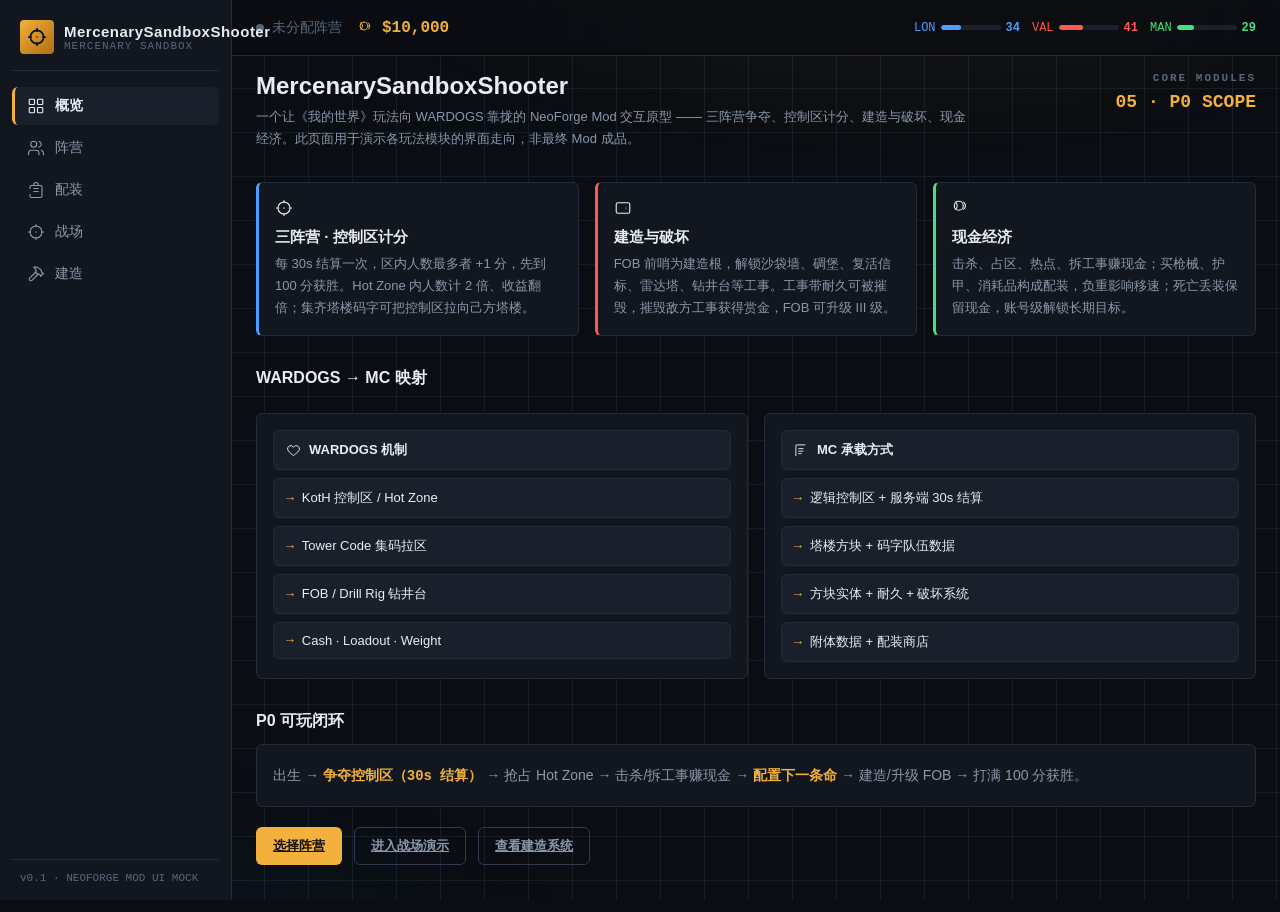
<file: ui-prototype/index.html>
<!DOCTYPE html>
<html lang="zh-CN">
<head>
<meta charset="UTF-8">
<meta name="viewport" content="width=device-width, initial-scale=1.0">
<title>MercenarySandboxShooter · Mod 交互原型</title>
<link rel="stylesheet" href="styles.css">
</head>
<body>

<!-- ===== App Shell：固定侧栏 + 顶栏 + 内容槽（nav 顺序冻结，见 design-contract） ===== -->
<aside class="app-nav">
  <div class="brand">
    <div class="brand-mark">
      <svg viewBox="0 0 24 24" width="20" height="20" fill="none" stroke="currentColor" stroke-width="2" stroke-linecap="round" stroke-linejoin="round"><circle cx="12" cy="12" r="8"/><path d="M12 2v3M12 19v3M2 12h3M19 12h3"/><circle cx="12" cy="12" r="1" fill="currentColor" stroke="none"/></svg>
    </div>
    <div>
      <div class="brand-name">MercenarySandboxShooter</div>
      <div class="brand-sub">MERCENARY SANDBOX</div>
    </div>
  </div>
  <nav class="nav-items">
    <a class="nav-item" data-nav="overview" href="#/overview"><svg viewBox="0 0 24 24" fill="none" stroke="currentColor" stroke-width="1.5" stroke-linecap="round" stroke-linejoin="round"><rect x="3" y="3" width="7" height="7" rx="1"/><rect x="14" y="3" width="7" height="7" rx="1"/><rect x="3" y="14" width="7" height="7" rx="1"/><rect x="14" y="14" width="7" height="7" rx="1"/></svg><span>概览</span></a>
    <a class="nav-item" data-nav="faction" href="#/faction"><svg viewBox="0 0 24 24" fill="none" stroke="currentColor" stroke-width="1.5" stroke-linecap="round" stroke-linejoin="round"><path d="M16 21v-2a4 4 0 0 0-4-4H6a4 4 0 0 0-4 4v2"/><circle cx="9" cy="7" r="4"/><path d="M22 21v-2a4 4 0 0 0-3-3.87"/><path d="M16 3.13a4 4 0 0 1 0 7.75"/></svg><span>阵营</span></a>
    <a class="nav-item" data-nav="loadout" href="#/loadout"><svg viewBox="0 0 24 24" fill="none" stroke="currentColor" stroke-width="1.5" stroke-linecap="round" stroke-linejoin="round"><path d="M4 10V8a2 2 0 0 1 2-2h12a2 2 0 0 1 2 2v12a2 2 0 0 1-2 2H6a2 2 0 0 1-2-2v-2"/><path d="M9 6V5a3 3 0 0 1 6 0v1"/><path d="M9 10h6"/><path d="M9 14h6"/></svg><span>配装</span></a>
    <a class="nav-item" data-nav="battlefield" href="#/battlefield"><svg viewBox="0 0 24 24" fill="none" stroke="currentColor" stroke-width="1.5" stroke-linecap="round" stroke-linejoin="round"><circle cx="12" cy="12" r="8"/><path d="M12 2v3M12 19v3M2 12h3M19 12h3"/><circle cx="12" cy="12" r="1" fill="currentColor" stroke="none"/></svg><span>战场</span></a>
    <a class="nav-item" data-nav="build" href="#/build"><svg viewBox="0 0 24 24" fill="none" stroke="currentColor" stroke-width="1.5" stroke-linecap="round" stroke-linejoin="round"><path d="m15 12-8.4 8.4a1 1 0 1 1-3-3L12 9"/><path d="m18 15 4-4"/><path d="m21.5 11.5-1.9-1.9a2 2 0 0 1-.6-1.4V7l-2.3-2.3a6 6 0 0 0-4.2-1.8L9 2.9l.9.8a6.2 6.2 0 0 1 2.1 4.7V10l2 2h1.2a2 2 0 0 1 1.4.6L18.5 14.5"/></svg><span>建造</span></a>
  </nav>
  <div class="nav-foot">
    <div class="ver">v0.1 · NEOFORGE MOD UI MOCK</div>
  </div>
</aside>

<header class="topbar">
  <div class="tb-faction">
    <span class="dot" id="tbFactionDot"></span>
    <span id="tbFactionName" class="dim">未分配阵营</span>
  </div>
  <div class="tb-cash">
    <svg viewBox="0 0 24 24" width="16" height="16" fill="none" stroke="currentColor" stroke-width="1.5" stroke-linecap="round" stroke-linejoin="round"><circle cx="9" cy="9" r="6"/><path d="M15.5 4.2a6 6 0 0 1 0 9.6M4.5 13.8a6 6 0 0 0 0-9.6"/></svg>
    <span class="mono" id="tbCash">$10,000</span>
  </div>
  <div class="tb-score" id="tbScore"></div>
</header>

<main class="app-content">

  <!-- ================= 概览 ================= -->
  <section class="screen" data-screen="overview" id="scr-overview">
    <div class="hero rise">
      <div>
        <h1 class="page-title">MercenarySandboxShooter</h1>
        <p class="page-sub">一个让《我的世界》玩法向 WARDOGS 靠拢的 NeoForge Mod 交互原型 —— 三阵营争夺、控制区计分、建造与破坏、现金经济。此页面用于演示各玩法模块的界面走向，非最终 Mod 成品。</p>
      </div>
      <div class="tb-cash" style="flex-direction:column; align-items:flex-end;">
        <span class="mono dim" style="font-size:11px; letter-spacing:2px;">CORE MODULES</span>
        <span class="mono" style="font-size:18px;">05 · P0 SCOPE</span>
      </div>
    </div>

    <div class="pillars">
      <div class="card pillar rise">
        <svg viewBox="0 0 24 24" fill="none" stroke="currentColor" stroke-width="1.5" stroke-linecap="round" stroke-linejoin="round"><circle cx="12" cy="12" r="8"/><path d="M12 2v3M12 19v3M2 12h3M19 12h3"/><circle cx="12" cy="12" r="1" fill="currentColor" stroke="none"/></svg>
        <h3>三阵营 · 控制区计分</h3>
        <p>每 30s 结算一次，区内人数最多者 +1 分，先到 100 分获胜。Hot Zone 内人数计 2 倍、收益翻倍；集齐塔楼码字可把控制区拉向己方塔楼。</p>
      </div>
      <div class="card pillar rise">
        <svg viewBox="0 0 24 24" fill="none" stroke="currentColor" stroke-width="1.5" stroke-linecap="round" stroke-linejoin="round"><path d="M3 7a2 2 0 0 1 2-2h14a2 2 0 0 1 2 2v10a2 2 0 0 1-2 2H5a2 2 0 0 1-2-2z"/><path d="M16 12h.01"/></svg>
        <h3>建造与破坏</h3>
        <p>FOB 前哨为建造根，解锁沙袋墙、碉堡、复活信标、雷达塔、钻井台等工事。工事带耐久可被摧毁，摧毁敌方工事获得赏金，FOB 可升级 III 级。</p>
      </div>
      <div class="card pillar rise">
        <svg viewBox="0 0 24 24" fill="none" stroke="currentColor" stroke-width="1.5" stroke-linecap="round" stroke-linejoin="round"><circle cx="9" cy="9" r="6"/><path d="M15.5 4.2a6 6 0 0 1 0 9.6M4.5 13.8a6 6 0 0 0 0-9.6"/></svg>
        <h3>现金经济</h3>
        <p>击杀、占区、热点、拆工事赚现金；买枪械、护甲、消耗品构成配装，负重影响移速；死亡丢装保留现金，账号级解锁长期目标。</p>
      </div>
    </div>

    <h2 class="sec-title rise" style="margin-top:32px;">WARDOGS → MC 映射</h2>
    <div class="map-row rise">
      <div class="card map-cell">
        <div class="src"><svg viewBox="0 0 24 24" width="15" height="15" fill="none" stroke="currentColor" stroke-width="1.5"><path d="M12 20s-7-4.6-9.3-9A5.2 5.2 0 0 1 12 6.6 5.2 5.2 0 0 1 21.3 11C19 15.4 12 20 12 20z"/></svg><b>WARDOGS 机制</b></div>
        <div class="dst"><span class="arrow">→</span> KotH 控制区 / Hot Zone</div>
        <div class="dst"><span class="arrow">→</span> Tower Code 集码拉区</div>
        <div class="dst"><span class="arrow">→</span> FOB / Drill Rig 钻井台</div>
        <div class="dst"><span class="arrow">→</span> Cash · Loadout · Weight</div>
      </div>
      <div class="card map-cell">
        <div class="src"><svg viewBox="0 0 24 24" width="15" height="15" fill="none" stroke="currentColor" stroke-width="1.5"><path d="M3 21V4a1 1 0 0 1 1-1h14"/><path d="M7 9h8M7 13h8M7 17h5"/></svg><b>MC 承载方式</b></div>
        <div class="dst"><span class="arrow">→</span> 逻辑控制区 + 服务端 30s 结算</div>
        <div class="dst"><span class="arrow">→</span> 塔楼方块 + 码字队伍数据</div>
        <div class="dst"><span class="arrow">→</span> 方块实体 + 耐久 + 破坏系统</div>
        <div class="dst"><span class="arrow">→</span> 附体数据 + 配装商店</div>
      </div>
    </div>

    <h2 class="sec-title rise" style="margin-top:32px;">P0 可玩闭环</h2>
    <div class="card rise" style="margin-bottom:8px;">
      <p class="muted" style="line-height:2;">出生 → <b class="mono" style="color:var(--primary)">争夺控制区（30s 结算）</b> → 抢占 Hot Zone → 击杀/拆工事赚现金 → <b class="mono" style="color:var(--primary)">配置下一条命</b> → 建造/升级 FOB → 打满 100 分获胜。</p>
    </div>
    <div class="rise" style="margin-top:20px; display:flex; gap:12px; flex-wrap:wrap;">
      <a class="btn btn-primary" href="#/faction">选择阵营</a>
      <a class="btn btn-ghost" href="#/battlefield">进入战场演示</a>
      <a class="btn btn-ghost" href="#/build">查看建造系统</a>
    </div>
  </section>

  <!-- ================= 阵营 ================= -->
  <section class="screen" data-screen="faction" id="scr-faction">
    <h1 class="page-title rise">选择阵营</h1>
    <p class="page-sub rise">每局开局分配一次；阵营 = 计分板队伍（友伤禁用、名字染色）。人数最少的一方获得 1.1× 赏金加成，动态平衡。</p>
    <div class="faction-grid" id="factionGrid"></div>
  </section>

  <!-- ================= 配装 ================= -->
  <section class="screen" data-screen="loadout" id="scr-loadout">
    <h1 class="page-title rise">配装商店</h1>
    <p class="page-sub rise">用现金购买装备组成下一条命。死亡时掉落整套配装、保留现金；超重将降低移速。</p>
    <div class="loadout-bar rise">
      <div class="weight-meter">
        <div class="lbl"><span>负重</span><b id="weightLbl">0 / 14.0 kg</b></div>
        <div class="progress"><i id="weightBar" style="width:0%; background:var(--success);"></i></div>
      </div>
      <button class="btn btn-primary" id="deployBtn">
        <svg viewBox="0 0 24 24" fill="none" stroke="currentColor" stroke-width="1.5" stroke-linecap="round" stroke-linejoin="round"><path d="M20 6 9 17l-5-5"/></svg>
        部署上场
      </button>
    </div>
    <div class="tabs rise" id="itemTabs">
      <button class="tab active" data-cat="weapon">武器</button>
      <button class="tab" data-cat="armor">护甲</button>
      <button class="tab" data-cat="consumable">消耗品</button>
    </div>
    <div class="grid grid-4" id="itemGrid"></div>
  </section>

  <!-- ================= 战场 HUD ================= -->
  <section class="screen" data-screen="battlefield" id="scr-battlefield">
    <h1 class="page-title rise">战场 HUD（演示模拟）</h1>
    <p class="page-sub rise">服务端权威计分的界面呈现：控制区 30s 结算、Hot Zone 每 45s 迁移、塔楼集码拉区。原型内为本地模拟，用于演示 HUD 布局与交互流。</p>
    <div class="bf-grid">
      <div class="bf-main">
        <div class="zone-panel rise">
          <div class="zone-canvas"></div>
          <div class="zone-ring" id="zoneRing"></div>
          <div class="zone-ring hot" id="hotRing"></div>
          <div class="zone-label" id="zoneLabel" style="top:12px; left:12px;">控制区 · CT-7</div>
          <div class="zone-label" id="hotLabel" style="color:var(--primary);"></div>
          <div class="zone-settle">
            <div>
              <div class="timer-big" id="tickTimer">30</div>
              <div class="tick-info" id="tickInfo">距下次结算</div>
            </div>
            <div class="tick-info" style="flex:1;" id="zoneHint">区内存活人数最多的阵营 +1 分 · 先到 100 获胜</div>
          </div>
        </div>

        <div class="side-list rise">
          <div class="card side-card">
            <h2 class="sec-title">塔楼集码（Tower Code）</h2>
            <div class="tower-grid" id="towerGrid"></div>
            <div style="margin-top:12px; display:flex; align-items:center; justify-content:space-between; gap:12px; flex-wrap:wrap;">
              <div class="sequence-strip" id="seqStrip"></div>
              <button class="btn btn-ghost btn-sm" id="towerInfoBtn">机制说明</button>
            </div>
          </div>
        </div>

        <div class="side-list rise">
          <div class="card side-card">
            <h2 class="sec-title">击杀流</h2>
            <div class="killfeed" id="killfeed"></div>
          </div>
        </div>
      </div>

      <div class="bf-main">
        <div class="card score-board rise">
          <h2 class="sec-title">计分板 · 先到 100</h2>
          <div id="scoreRows"></div>
        </div>
        <div class="card rise">
          <h2 class="sec-title">FOB · 钻井台</h2>
          <div class="row muted" style="display:flex; justify-content:space-between; font-size:13px; margin:6px 0;">
            <span>状态</span><b class="mono" id="drillState" style="color:var(--text-dim);">未部署（P1 解锁）</b>
          </div>
          <div class="row muted" style="display:flex; justify-content:space-between; font-size:13px; margin:6px 0;">
            <span>燃料</span><b class="mono" id="drillFuel">--</b>
          </div>
          <p class="dim" style="font-size:12px; line-height:1.7;">钻井台把控制区拉向己方 FOB 位置，同时向全图广播，等于邀请三方来攻。建造入口见「建造」页。</p>
        </div>
        <div class="card rise">
          <h2 class="sec-title">动态平衡</h2>
          <p class="dim" style="font-size:12px; line-height:1.7;">每 30s 结算一次三方人数，人数最少阵营获得 1.1× 赏金系数（WARDOGS 风格平衡）。</p>
        </div>
      </div>
    </div>
  </section>

  <!-- ================= 建造 ================= -->
  <section class="screen" data-screen="build" id="scr-build">
    <h1 class="page-title rise">建造系统 · FOB</h1>
    <p class="page-sub rise">工事费用从队伍金库扣除（个人现金可向金库转账）。FOB 升级解锁更高级工事；工事有耐久，摧毁敌方工事获得赏金。</p>
    <div class="fob-panel rise">
      <span class="tag">FOB</span>
      <b class="fob-level" id="fobLevel">Lv I</b>
      <span class="muted mono" id="teamCashLbl">队伍金库 $12,000</span>
      <button class="btn btn-ghost btn-sm" id="upgradeFobBtn">升级 FOB（$4,000）</button>
    </div>
    <h2 class="sec-title rise" style="margin-top:28px;">工事目录</h2>
    <div class="fort-grid" id="fortGrid"></div>
    <h2 class="sec-title rise" style="margin-top:32px;">已建造</h2>
    <div class="card rise" id="builtList" style="min-height:60px;"></div>
  </section>

</main>

<div class="toast-wrap" id="toastWrap"></div>

<script src="mock.js"></script>
<script src="api.js"></script>
<script src="app.js"></script>
</body>
</html>
</file>
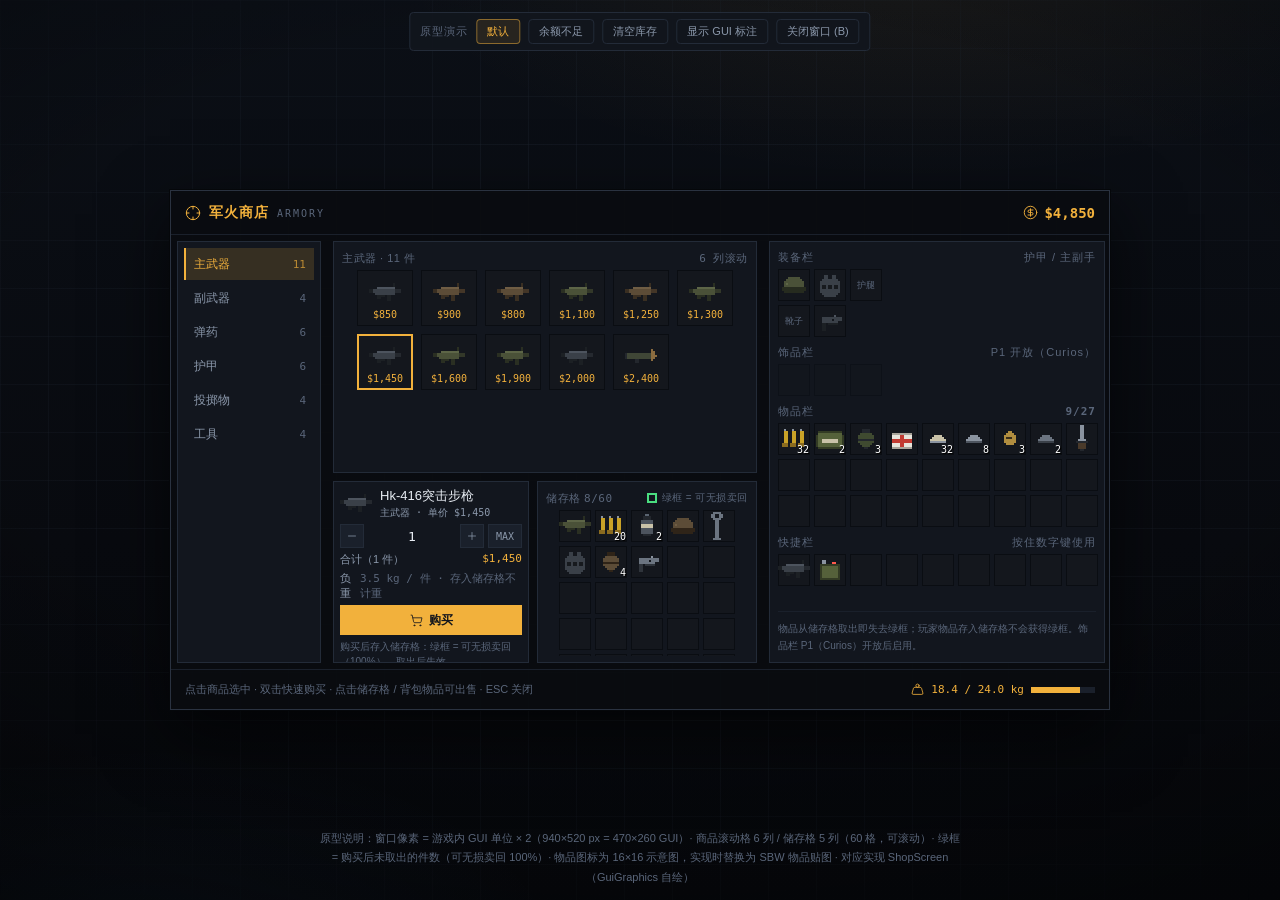
<file: ui-prototype/shop/index.html>
<!DOCTYPE html>
<html lang="zh-CN">
<head>
<meta charset="UTF-8">
<meta name="viewport" content="width=device-width, initial-scale=1.0">
<title>MSB 配装商店 · 购买窗口原型（M2 · v2 储存格改版）</title>
<link rel="stylesheet" href="styles.css">
</head>
<body>

<!-- 场景背景（模拟游戏内压暗的战场世界；窗口浮于其上） -->
<div class="scene"></div>
<div class="scene-vignette"></div>

<!-- 原型演示条（窗口外，不属于设计本体） -->
<div class="proto-bar">
  <span class="proto-label">原型演示</span>
  <button class="chip active" data-demo="normal">默认</button>
  <button class="chip" data-demo="poor">余额不足</button>
  <button class="chip" data-demo="emptyBag">清空库存</button>
  <button class="chip" id="annotateBtn">显示 GUI 标注</button>
  <button class="chip" id="toggleWinBtn">关闭窗口 (B)</button>
</div>

<!-- ============ 购买窗口（940×520 px = 470×260 GUI） ============ -->
<div class="shop-window" id="shopWindow">

  <header class="win-header" data-anno="顶栏 470×22">
    <div class="win-title">
      <svg viewBox="0 0 24 24" fill="none" stroke="currentColor" stroke-width="1.5" stroke-linecap="round" stroke-linejoin="round"><circle cx="12" cy="12" r="10"/><line x1="22" y1="12" x2="18" y2="12"/><line x1="6" y1="12" x2="2" y2="12"/><line x1="12" y1="6" x2="12" y2="2"/><line x1="12" y1="22" x2="12" y2="18"/></svg>
      军火商店 <span class="en">ARMORY</span>
    </div>
    <div class="win-balance">
      <svg viewBox="0 0 24 24" fill="none" stroke="currentColor" stroke-width="1.5" stroke-linecap="round" stroke-linejoin="round"><circle cx="12" cy="12" r="10"/><path d="M16 8h-6a2 2 0 1 0 0 4h4a2 2 0 1 1 0 4H8"/><path d="M12 18V6"/></svg>
      <span class="mono" id="balanceText">$0</span>
    </div>
  </header>

  <div class="win-body">
    <!-- 分类栏 -->
    <aside class="cat-col" id="catCol" data-anno="分类栏 72×212"></aside>

    <!-- 中间栏：上=商品滚动格；下=购买/出售面板 + 储存格 -->
    <section class="mid-col">
      <div class="box market-box" data-anno="商品滚动格 212×112">
        <div class="box-head">
          <span id="marketHead">载入目录</span>
          <span class="mono dim">6 列滚动</span>
        </div>
        <div class="cat-view" id="catView"><div class="cat-grid" id="catGrid"></div></div>
      </div>
      <div class="lower-box">
        <aside class="panel-col" id="panelCol" data-anno="购买/出售面板 97×96"></aside>
        <section class="box sto-col" data-anno="储存格 101×96">
          <div class="box-head">
            <span>储存格 <b class="mono" id="stoCount">0/60</b></span>
            <span class="legend"><i class="lg-frame"></i>绿框 = 可无损卖回</span>
          </div>
          <div class="sto-view" id="stoView"><div class="sto-grid" id="stoGrid"></div></div>
        </section>
      </div>
    </section>

    <!-- 右侧：玩家背包映射（装备栏 + 饰品栏 + 物品栏 + 快捷栏） -->
    <aside class="bag-col" data-anno="玩家背包 168×212">
      <div class="bag-group">
        <div class="grp-head"><span>装备栏</span><span class="dim">护甲 / 主副手</span></div>
        <div class="slot-grid g3" id="equipGrid"></div>
      </div>
      <div class="bag-group">
        <div class="grp-head"><span>饰品栏</span><span class="dim">P1 开放（Curios）</span></div>
        <div class="slot-grid g3" id="accGrid"></div>
      </div>
      <div class="bag-group">
        <div class="grp-head"><span>物品栏</span><b class="mono dim" id="mainCount">0/27</b></div>
        <div class="slot-grid g9" id="mainGrid"></div>
      </div>
      <div class="bag-group">
        <div class="grp-head"><span>快捷栏</span><span class="dim">按住数字键使用</span></div>
        <div class="slot-grid g9" id="hotbarGrid"></div>
      </div>
      <div class="bag-note">物品从储存格取出即失去绿框；玩家物品存入储存格不会获得绿框。饰品栏 P1（Curios）开放后启用。</div>
    </aside>
  </div>

  <footer class="win-footer" data-anno="底栏 470×20">
    <span id="ftHint">点击商品选中 · 双击快速购买 · 点击储存格 / 背包物品可出售 · ESC 关闭</span>
    <div class="ft-weight" id="ftWeight">
      <svg viewBox="0 0 24 24" fill="none" stroke="currentColor" stroke-width="1.5" stroke-linecap="round" stroke-linejoin="round"><circle cx="12" cy="5" r="3"/><path d="M6.5 8a2 2 0 0 0-1.905 1.46L2.1 18.5A2 2 0 0 0 4 21h16a2 2 0 0 0 1.925-2.54L19.4 9.5A2 2 0 0 0 17.48 8Z"/></svg>
      <span id="weightText">0 / 24.0 kg</span>
      <i class="wm"><b id="weightBar"></b></i>
    </div>
  </footer>

  <!-- 确认弹窗（窗口内） -->
  <div class="dialog-layer" id="dialogLayer"></div>
  <!-- Toast（窗口内右下） -->
  <div class="toast-wrap" id="toastWrap"></div>
</div>

<!-- 关闭态提示 -->
<div class="closed-hint" id="closedHint">
  <span>商店窗口已关闭（游戏内按 <b class="mono">B</b> 重新打开）</span>
  <button class="btn-ghost" id="reopenBtn">重新打开商店</button>
  <span class="mono">实现对应：MsbKeyMappings「key.msb.shop」· ShopScreen</span>
</div>

<!-- MC 物品 tooltip -->
<div class="mc-tooltip" id="tooltip"></div>

<!-- 原型说明（窗口外） -->
<p class="proto-note">
  原型说明：窗口像素 = 游戏内 GUI 单位 × 2（940×520 px = 470×260 GUI）·
  商品滚动格 6 列 / 储存格 5 列（60 格，可滚动）· 绿框 = 购买后未取出的件数（可无损卖回 100%）·
  物品图标为 16×16 示意图，实现时替换为 SBW 物品贴图 · 对应实现 ShopScreen（GuiGraphics 自绘）
</p>

<script src="icons.js"></script>
<script src="mock.js"></script>
<script src="api.js"></script>
<script src="app.js"></script>
</body>
</html>
</file>
<file: ui-prototype/styles.css>
/* ============================================================
  /* MercenarySandboxShooter · 原型样式
   依据 .craft/design-contract.md 的 Design Tokens 编写
   ============================================================ */
:root {
  --bg: #0a0d12;
  --surface: #12161e;
  --surface-2: #1a202b;
  --border: #232b38;
  --border-strong: #303c4e;
  --text: #e8edf4;
  --text-sub: #8b98ab;
  --text-dim: #5a667a;
  --primary: #f2b13c;
  --primary-hover: #ffc55c;
  --success: #4ade80;
  --danger: #ff5a4d;
  --lonestar: #4d9eff;
  --valkyra: #ff5a4d;
  --manticore: #4ade80;
  --font-display: "Microsoft YaHei UI", "PingFang SC", sans-serif;
  --font-body: "Microsoft YaHei", "PingFang SC", "Segoe UI", sans-serif;
  --font-mono: Consolas, "SFMono-Regular", "Cascadia Mono", monospace;
  --radius-sm: 4px; --radius-md: 6px; --radius-lg: 8px;
  --shadow-sm: 0 1px 2px rgba(0,0,0,.4);
  --shadow-md: 0 6px 20px rgba(0,0,0,.45);
  --sidebar-w: 232px;
}

* { box-sizing: border-box; margin: 0; padding: 0; }
html, body { height: 100%; }
body {
  font-family: var(--font-body);
  font-size: 14px;
  color: var(--text);
  background: var(--bg);
  -webkit-font-smoothing: antialiased;
}
body::before { /* 顶部径向辉光 + 网格底纹 */
  content: ""; position: fixed; inset: 0; z-index: -1; pointer-events: none;
  background:
    radial-gradient(1000px 420px at 70% -10%, rgba(242,177,60,.08), transparent 60%),
    radial-gradient(800px 400px at 10% 110%, rgba(77,158,255,.06), transparent 60%),
    linear-gradient(rgba(35,43,56,.5) 1px, transparent 1px),
    linear-gradient(90deg, rgba(35,43,56,.5) 1px, transparent 1px);
  background-size: auto, auto, 44px 44px, 44px 44px;
}
.mono { font-family: var(--font-mono); }

/* ---------- 布局：固定侧栏 + 顶栏 + 内容槽 ---------- */
.app-nav {
  position: fixed; inset: 0 auto 0 0; width: var(--sidebar-w);
  background: var(--surface); border-right: 1px solid var(--border);
  display: flex; flex-direction: column; padding: 16px 12px; z-index: 20;
}
.brand { display: flex; align-items: center; gap: 10px; padding: 4px 8px 16px; border-bottom: 1px solid var(--border); }
.brand-mark {
  width: 34px; height: 34px; border-radius: var(--radius-sm);
  background: linear-gradient(135deg, var(--primary), #b06f12);
  display: grid; place-items: center; color: #0a0d12; flex: none;
}
.brand-name { font-family: var(--font-display); font-weight: 700; font-size: 15px; letter-spacing: .5px; }
.brand-sub { font-family: var(--font-mono); font-size: 11px; color: var(--text-dim); letter-spacing: 1px; }

.nav-items { margin-top: 16px; display: flex; flex-direction: column; gap: 4px; flex: 1; }
.nav-item {
  display: flex; align-items: center; gap: 10px;
  padding: 10px 12px; border-radius: var(--radius-md);
  color: var(--text-sub); text-decoration: none; font-size: 14px;
  border-left: 3px solid transparent; transition: all .18s ease;
}
.nav-item svg { width: 18px; height: 18px; flex: none; }
.nav-item:hover { color: var(--text); background: var(--surface-2); }
.nav-item.active { color: var(--text); background: var(--surface-2); border-left-color: var(--primary); font-weight: 600; }
.nav-foot { padding: 12px 8px 0; border-top: 1px solid var(--border); }
.nav-foot .ver { font-family: var(--font-mono); font-size: 11px; color: var(--text-dim); }

.topbar {
  position: fixed; top: 0; left: var(--sidebar-w); right: 0; height: 56px;
  background: rgba(10,13,18,.82); backdrop-filter: blur(8px);
  border-bottom: 1px solid var(--border); display: flex; align-items: center;
  gap: 16px; padding: 0 24px; z-index: 15;
}
.tb-cash { display: flex; align-items: center; gap: 8px; color: var(--primary); }
.tb-cash .mono { font-size: 16px; font-weight: 700; }
.tb-faction { display: flex; align-items: center; gap: 8px; }
.tb-faction .dot { width: 8px; height: 8px; border-radius: 50%; }
.tb-score { display: flex; align-items: center; gap: 12px; margin-left: auto; font-family: var(--font-mono); font-size: 12px; }
.tb-score .seg { display: flex; align-items: center; gap: 5px; }
.tb-score .bar { width: 60px; height: 5px; background: var(--surface-2); border-radius: 3px; overflow: hidden; }
.tb-score .bar i { display: block; height: 100%; border-radius: 3px; }

.app-content { margin-left: var(--sidebar-w); padding: 72px 24px 48px; max-width: 1280px; }
.screen { display: none; }
.screen.active { display: block; }
.screen.active .rise { animation: rise .5s ease both; }
.screen.active .rise:nth-child(2) { animation-delay: 60ms; }
.screen.active .rise:nth-child(3) { animation-delay: 120ms; }
.screen.active .rise:nth-child(4) { animation-delay: 180ms; }
.screen.active .rise:nth-child(5) { animation-delay: 240ms; }
.screen.active .rise:nth-child(6) { animation-delay: 300ms; }
@keyframes rise { from { opacity: 0; transform: translateY(10px); } to { opacity: 1; transform: none; } }

/* ---------- 通用组件 ---------- */
h1.page-title { font-family: var(--font-display); font-size: 24px; font-weight: 700; }
h2.sec-title { font-family: var(--font-display); font-size: 16px; font-weight: 600; margin-bottom: 12px; display: flex; align-items: center; gap: 8px; }
.page-sub { color: var(--text-sub); font-size: 13px; margin: 6px 0 24px; max-width: 720px; line-height: 1.7; }
.card {
  background: var(--surface); border: 1px solid var(--border); border-radius: var(--radius-md);
  padding: 16px; transition: border-color .18s ease, transform .18s ease;
}
.card:hover { border-color: var(--border-strong); transform: translateY(-1px); }
.btn {
  display: inline-flex; align-items: center; justify-content: center; gap: 8px;
  border: 1px solid transparent; border-radius: var(--radius-md);
  padding: 9px 16px; font-size: 13px; font-weight: 600; font-family: var(--font-body);
  cursor: pointer; transition: all .18s ease; color: var(--text);
}
.btn svg { width: 15px; height: 15px; }
.btn:active { transform: translateY(1px); }
.btn:disabled { opacity: .4; cursor: not-allowed; }
.btn-primary { background: var(--primary); color: #14100a; }
.btn-primary:hover:not(:disabled) { background: var(--primary-hover); }
.btn-ghost { background: transparent; border-color: var(--border-strong); color: var(--text-sub); }
.btn-ghost:hover:not(:disabled) { color: var(--text); border-color: var(--text-dim); }
.btn-danger { background: rgba(255,90,77,.12); border-color: rgba(255,90,77,.5); color: var(--danger); }
.btn-danger:hover:not(:disabled) { background: rgba(255,90,77,.2); }
.btn-sm { padding: 6px 12px; font-size: 12px; }
.tag {
  display: inline-flex; align-items: center; gap: 5px;
  font-family: var(--font-mono); font-size: 12px; padding: 3px 8px;
  border-radius: var(--radius-sm); border: 1px solid var(--border-strong);
  color: var(--text-sub);
}
.tag.hot { border-color: rgba(242,177,60,.6); color: var(--primary); }
.grid { display: grid; gap: 16px; }
.grid-3 { grid-template-columns: repeat(auto-fill, minmax(260px, 1fr)); }
.grid-4 { grid-template-columns: repeat(auto-fill, minmax(220px, 1fr)); }
.empty { color: var(--text-dim); text-align: center; padding: 32px 0; font-size: 13px; }
.progress { height: 6px; background: var(--surface-2); border-radius: 3px; overflow: hidden; }
.progress > i { display: block; height: 100%; border-radius: 3px; }

/* ---------- 概览 ---------- */
.hero { display: flex; justify-content: space-between; align-items: flex-start; gap: 24px; flex-wrap: wrap; }
.pillars { display: grid; grid-template-columns: repeat(auto-fit, minmax(280px, 1fr)); gap: 16px; margin-top: 8px; }
.pillar { border-left: 3px solid var(--primary); }
.pillar:nth-child(1) { border-left-color: var(--lonestar); }
.pillar:nth-child(2) { border-left-color: var(--valkyra); }
.pillar:nth-child(3) { border-left-color: var(--manticore); }
.pillar h3 { font-size: 15px; margin: 8px 0 6px; display: flex; align-items: center; gap: 8px; }
.pillar p { color: var(--text-sub); font-size: 13px; line-height: 1.7; }
.pillar svg { width: 18px; height: 18px; }
.map-row { display: grid; grid-template-columns: 1fr 1fr; gap: 16px; margin-top: 24px; }
.map-cell { display: flex; flex-direction: column; gap: 8px; }
.map-cell .src, .map-cell .dst { display: flex; align-items: center; gap: 8px; padding: 10px 12px; border-radius: var(--radius-md); border: 1px solid var(--border); background: var(--surface-2); font-size: 13px; }
.map-cell .arrow { color: var(--primary); font-family: var(--font-mono); }

/* ---------- 阵营 ---------- */
.faction-grid { display: grid; grid-template-columns: repeat(auto-fit, minmax(280px, 1fr)); gap: 16px; }
.faction-card { cursor: pointer; position: relative; overflow: hidden; }
.faction-card::before { content: ""; position: absolute; inset: 0 0 auto; height: 4px; }
.faction-card[data-f="lonestar"]::before { background: var(--lonestar); }
.faction-card[data-f="valkyra"]::before { background: var(--valkyra); }
.faction-card[data-f="manticore"]::before { background: var(--manticore); }
.faction-card.selected { border-color: var(--primary); box-shadow: 0 0 0 1px var(--primary), var(--shadow-md); }
.faction-head { display: flex; align-items: center; justify-content: space-between; margin-bottom: 8px; }
.faction-name { font-family: var(--font-display); font-size: 18px; font-weight: 700; }
.faction-en { font-family: var(--font-mono); font-size: 11px; letter-spacing: 2px; opacity: .7; }
.faction-motto { color: var(--text-sub); font-size: 13px; margin-bottom: 12px; min-height: 40px; line-height: 1.6; }
.attr-row { display: flex; align-items: center; gap: 8px; margin: 6px 0; font-size: 12px; color: var(--text-sub); }
.attr-row .attr-label { width: 44px; flex: none; }
.attr-row .dots { display: flex; gap: 3px; }
.attr-row .dots i { width: 16px; height: 5px; border-radius: 2px; background: var(--surface-2); }
.attr-row .dots i.on { background: var(--primary); }
.faction-foot { margin-top: 14px; display: flex; justify-content: space-between; align-items: center; }

/* ---------- 配装 ---------- */
.tabs { display: flex; gap: 8px; margin-bottom: 16px; }
.tab { padding: 7px 16px; border-radius: var(--radius-md); border: 1px solid var(--border-strong); background: transparent; color: var(--text-sub); cursor: pointer; font-size: 13px; transition: all .18s ease; }
.tab.active { background: var(--surface-2); color: var(--text); border-color: var(--primary); }
.item-card { display: flex; flex-direction: column; gap: 10px; }
.item-top { display: flex; align-items: center; justify-content: space-between; }
.item-top svg { width: 20px; height: 20px; color: var(--text-sub); }
.item-name { font-weight: 600; font-size: 14px; }
.item-desc { color: var(--text-sub); font-size: 12px; line-height: 1.6; flex: 1; }
.item-meta { display: flex; gap: 8px; align-items: center; }
.item-price { color: var(--primary); font-family: var(--font-mono); font-weight: 700; }
.loadout-bar { display: flex; align-items: center; gap: 16px; margin: 16px 0; flex-wrap: wrap; }
.weight-meter { flex: 1; min-width: 220px; }
.weight-meter .lbl { display: flex; justify-content: space-between; font-size: 12px; color: var(--text-sub); margin-bottom: 6px; }
.weight-meter .lbl b { color: var(--text); font-family: var(--font-mono); }

/* ---------- 战场 HUD ---------- */
.bf-grid { display: grid; grid-template-columns: 1fr 340px; gap: 16px; }
.bf-main { display: flex; flex-direction: column; gap: 16px; }
.zone-panel { position: relative; height: 340px; border-radius: var(--radius-md); overflow: hidden; border: 1px solid var(--border); }
.zone-canvas {
  position: absolute; inset: 0;
  background:
    linear-gradient(rgba(35,43,56,.4) 1px, transparent 1px),
    linear-gradient(90deg, rgba(35,43,56,.4) 1px, transparent 1px);
  background-size: 32px 32px;
}
.zone-ring { position: absolute; border-radius: 50%; border: 2px dashed rgba(232,237,244,.45); }
.zone-ring.hot { border: 2px solid var(--primary); animation: pulse 2.2s ease-in-out infinite; }
@keyframes pulse { 0%,100% { box-shadow: 0 0 0 0 rgba(242,177,60,.35);} 50% { box-shadow: 0 0 0 14px rgba(242,177,60,0);} }
.zone-label { position: absolute; font-family: var(--font-mono); font-size: 11px; letter-spacing: 1px; }
.zone-settle { position: absolute; inset: auto 16px 16px; display: flex; gap: 10px; align-items: center; }
.timer-big { font-family: var(--font-mono); font-size: 30px; font-weight: 700; color: var(--primary); line-height: 1; }
.tick-info { color: var(--text-sub); font-size: 12px; }
.score-board { display: flex; flex-direction: column; gap: 10px; }
.score-row { display: grid; grid-template-columns: 40px 1fr 44px; gap: 10px; align-items: center; font-family: var(--font-mono); font-size: 13px; }
.score-row .pct { color: var(--text-sub); font-size: 12px; }
.side-list { display: flex; flex-direction: column; gap: 12px; }
.side-card .row { display: flex; justify-content: space-between; font-size: 12px; color: var(--text-sub); margin: 4px 0; }
.side-card .row b { color: var(--text); font-family: var(--font-mono); }
.tower-grid { display: grid; grid-template-columns: repeat(4, 1fr); gap: 8px; }
.tower-cell { border: 1px solid var(--border); border-radius: var(--radius-md); padding: 10px; background: var(--surface-2); display: flex; flex-direction: column; gap: 6px; }
.tower-cell .t-name { font-size: 12px; color: var(--text-sub); }
.tower-cell .t-code { font-family: var(--font-mono); font-size: 22px; font-weight: 700; min-height: 28px; }
.tower-cell.captured { border-color: rgba(242,177,60,.55); }
.tower-cell.captured .t-code { color: var(--primary); }
.killfeed { font-family: var(--font-mono); font-size: 12px; color: var(--text-sub); display: flex; flex-direction: column; gap: 6px; max-height: 180px; overflow: hidden; }
.killfeed .kf-row { display: flex; gap: 6px; align-items: center; animation: kfIn .4s ease; }
@keyframes kfIn { from { opacity: 0; transform: translateX(-8px);} to { opacity: 1; transform: none; } }
.kf-row .kw { color: var(--danger); }
.kf-row .kv { color: var(--lonestar); }
.sequence-strip { display: flex; gap: 6px; margin-top: 6px; }
.seq-slot { width: 30px; height: 30px; display: grid; place-items: center; border: 1px dashed var(--border-strong); border-radius: var(--radius-sm); font-family: var(--font-mono); color: var(--text-dim); }
.seq-slot.filled { border-style: solid; border-color: var(--primary); color: var(--primary); }

/* ---------- 建造 ---------- */
.fort-grid { display: grid; grid-template-columns: repeat(auto-fill, minmax(230px, 1fr)); gap: 16px; }
.fort-card .fort-icon { width: 40px; height: 40px; display: grid; place-items: center; border-radius: var(--radius-sm); background: var(--surface-2); border: 1px solid var(--border); color: var(--text-sub); margin-bottom: 10px; }
.fort-card .fort-icon svg { width: 20px; height: 20px; }
.fort-tier { margin-left: auto; }
.built-row { display: flex; align-items: center; gap: 10px; padding: 8px 0; border-bottom: 1px solid var(--border); font-size: 13px; }
.built-row .built-hp { flex: 1; max-width: 200px; }
.fob-panel { display: flex; align-items: center; gap: 16px; padding: 14px 16px; border: 1px solid var(--border); border-radius: var(--radius-md); background: var(--surface-2); flex-wrap: wrap; }
.fob-level { font-family: var(--font-mono); font-size: 15px; color: var(--primary); font-weight: 700; }

/* ---------- 提示 / 加载 ---------- */
.toast-wrap { position: fixed; top: 68px; right: 24px; z-index: 50; display: flex; flex-direction: column; gap: 8px; }
.toast {
  background: var(--surface); border: 1px solid var(--border-strong); border-left: 3px solid var(--primary);
  border-radius: var(--radius-md); padding: 10px 14px; font-size: 13px; box-shadow: var(--shadow-md);
  animation: toastIn .25s ease; max-width: 320px;
}
.toast.success { border-left-color: var(--success); }
.toast.danger { border-left-color: var(--danger); }
@keyframes toastIn { from { opacity: 0; transform: translateX(16px);} to { opacity: 1; transform: none; } }
.skeleton { background: linear-gradient(90deg, var(--surface-2) 25%, var(--surface) 50%, var(--surface-2) 75%); background-size: 200% 100%; animation: sk 1.2s infinite; border-radius: var(--radius-md); }
@keyframes sk { to { background-position: -200% 0; } }
.muted { color: var(--text-sub); }
.dim { color: var(--text-dim); }

@media (max-width: 1024px) {
  .bf-grid { grid-template-columns: 1fr; }
  .map-row { grid-template-columns: 1fr; }
}
@media (max-width: 720px) {
  .app-nav { width: 64px; padding: 12px 8px; }
  .brand-name, .brand-sub, .nav-item span, .nav-foot .ver { display: none; }
  .app-content { margin-left: 64px; padding: 72px 16px 32px; }
  .topbar { left: 64px; padding: 0 12px; }
  .tb-score .bar { display: none; }
}
</file>
<file: ui-prototype/shop/styles.css>
/* ============================================================
   MSB 配装商店 · 购买窗口原型（v2 储存格改版）
   依据 .craft/shop-window-contract.md 的 Design Tokens 编写
   窗口像素 = 游戏内 GUI 单位 × 2（940×520 px = 470×260 GUI）
   ============================================================ */
:root {
  --bg: #0a0d12;
  --surface: #12161e;
  --surface-2: #1a202b;
  --border: #232b38;
  --border-strong: #303c4e;
  --text: #e8edf4;
  --text-sub: #8b98ab;
  --text-dim: #5a667a;
  --primary: #f2b13c;
  --primary-hover: #ffc55c;
  --success: #4ade80;
  --danger: #ff5a4d;
  --win-bg: rgba(10, 12, 16, .94);
  --win-border: #2a3240;
  --win-line: #1a202b;
  --slot-bg: #14171d;
  --row-hover: rgba(255, 255, 255, .06);
  --row-sel: rgba(242, 177, 60, .16);
  --font-display: "Microsoft YaHei UI", "PingFang SC", sans-serif;
  --font-body: "Microsoft YaHei", "PingFang SC", "Segoe UI", sans-serif;
  --font-mono: "Consolas", "Cascadia Mono", monospace;
}

* { box-sizing: border-box; margin: 0; padding: 0; }
html, body { height: 100%; }
body {
  font-family: var(--font-body);
  font-size: 13px;
  color: var(--text);
  background: #07090d;
  overflow: hidden;
  -webkit-font-smoothing: antialiased;
}
.mono { font-family: var(--font-mono); }
.dim { color: var(--text-dim); }

/* ---------- 场景背景 ---------- */
.scene {
  position: fixed; inset: 0; z-index: -2; pointer-events: none;
  background:
    radial-gradient(900px 420px at 72% -8%, rgba(242, 177, 60, .07), transparent 60%),
    radial-gradient(700px 380px at 12% 108%, rgba(77, 158, 255, .05), transparent 60%),
    linear-gradient(180deg, #0b0f16 0%, #080a0f 60%, #06080c 100%);
}
.scene::after {
  content: ""; position: absolute; inset: 0;
  background:
    linear-gradient(rgba(35, 43, 56, .35) 1px, transparent 1px),
    linear-gradient(90deg, rgba(35, 43, 56, .35) 1px, transparent 1px);
  background-size: 48px 48px;
  -webkit-mask-image: radial-gradient(80% 70% at 50% 45%, #000 30%, transparent 100%);
  mask-image: radial-gradient(80% 70% at 50% 45%, #000 30%, transparent 100%);
}
.scene-vignette {
  position: fixed; inset: 0; z-index: -1; pointer-events: none;
  background: radial-gradient(120% 90% at 50% 40%, transparent 42%, rgba(0, 0, 0, .6));
}

/* ---------- 原型演示条 ---------- */
.proto-bar {
  position: fixed; top: 12px; left: 50%; transform: translateX(-50%);
  display: flex; align-items: center; gap: 8px; z-index: 30;
  background: rgba(18, 22, 30, .92); border: 1px solid var(--border);
  padding: 6px 10px; border-radius: 4px;
}
.proto-label { font-size: 11px; color: var(--text-dim); letter-spacing: 1px; }
.chip {
  font: inherit; font-size: 11px; padding: 4px 10px; border-radius: 4px;
  background: transparent; border: 1px solid var(--border); color: var(--text-sub); cursor: pointer;
  transition: all .15s ease;
}
.chip:hover { color: var(--text); border-color: var(--border-strong); }
.chip.active { color: var(--primary); border-color: rgba(242, 177, 60, .5); background: rgba(242, 177, 60, .1); }

.proto-note {
  position: fixed; left: 50%; bottom: 12px; transform: translateX(-50%);
  font-size: 11px; color: var(--text-dim); text-align: center; max-width: 980px; line-height: 1.8;
}

/* ---------- 窗口 ---------- */
.shop-window {
  position: fixed; left: 50%; top: 50%; transform: translate(-50%, -50%);
  width: 940px; height: 520px;
  background: var(--win-bg); border: 1px solid var(--win-border);
  box-shadow: 0 0 0 1px #05070a, 0 24px 64px rgba(0, 0, 0, .62);
  display: flex; flex-direction: column; z-index: 10;
  animation: winIn .16s ease-out;
}
@keyframes winIn { from { opacity: 0; transform: translate(-50%, -50%) scale(.98); } to { opacity: 1; transform: translate(-50%, -50%) scale(1); } }
body.closed .shop-window { display: none; }

/* 顶栏 */
.win-header {
  height: 44px; flex: none; display: flex; align-items: center; justify-content: space-between;
  padding: 0 14px; border-bottom: 1px solid var(--win-line); position: relative;
}
.win-title { display: flex; align-items: center; gap: 8px; font-family: var(--font-display); font-weight: 600; font-size: 14px; letter-spacing: 1px; color: var(--primary); }
.win-title svg { width: 16px; height: 16px; }
.win-title .en { font-family: var(--font-mono); font-size: 10px; letter-spacing: 2px; color: var(--text-dim); font-weight: 400; margin-top: 2px; }
.win-balance { display: flex; align-items: center; gap: 6px; color: var(--primary); }
.win-balance svg { width: 15px; height: 15px; }
.win-balance .mono { font-size: 14px; font-weight: 700; }

/* 主体四区：分类栏 | 中间栏（滚动格 + 面板/储存格） | 玩家背包 */
.win-body { flex: 1; display: grid; grid-template-columns: 144px 424px 336px; gap: 12px; padding: 6px; min-height: 0; }

/* 分类栏 */
.cat-col { background: var(--surface); border: 1px solid var(--border); display: flex; flex-direction: column; padding: 6px; gap: 2px; min-height: 0; }
.cat {
  display: flex; align-items: center; justify-content: space-between; gap: 6px;
  height: 32px; padding: 0 8px; font: inherit; font-size: 12px; cursor: pointer;
  background: transparent; border: none; border-left: 2px solid transparent; color: var(--text-sub);
  transition: all .12s ease; text-align: left;
}
.cat:hover { background: var(--row-hover); color: var(--text); }
.cat.active { background: var(--row-sel); border-left-color: var(--primary); color: var(--primary); }
.cat .cnt { font-family: var(--font-mono); font-size: 11px; color: var(--text-dim); }
.cat.active .cnt { color: rgba(242, 177, 60, .7); }

/* 中间栏 */
.mid-col { display: flex; flex-direction: column; gap: 8px; min-height: 0; }
.box { background: var(--surface); border: 1px solid var(--border); display: flex; flex-direction: column; min-height: 0; }
.market-box { flex: none; height: 232px; padding: 6px; }
.box-head {
  height: 20px; flex: none; display: flex; align-items: center; justify-content: space-between;
  font-size: 11px; color: var(--text-dim); letter-spacing: .5px; padding: 0 2px;
}
.box-head b { font-weight: 400; }

/* 商品滚动格（6 列） */
.cat-view { flex: 1; min-height: 0; overflow-y: auto; overflow-x: hidden; padding: 2px; }
.cat-view::-webkit-scrollbar { width: 8px; }
.cat-view::-webkit-scrollbar-track { background: #0d1016; }
.cat-view::-webkit-scrollbar-thumb { background: #2a3240; }
.cat-view::-webkit-scrollbar-thumb:hover { background: #3a4454; }
.cat-grid { display: grid; grid-template-columns: repeat(6, 56px); gap: 8px; justify-content: center; }
.cell {
  width: 56px; height: 56px; position: relative; cursor: pointer;
  display: flex; flex-direction: column; align-items: center; justify-content: center; gap: 1px;
  background: var(--slot-bg); box-shadow: inset 0 0 0 1px #0a0d12;
  transition: box-shadow .12s ease;
}
.cell:hover { box-shadow: inset 0 0 0 1px var(--border-strong); }
.cell.selected { box-shadow: inset 0 0 0 2px var(--primary); }
.cell canvas.px { width: 32px; height: 32px; image-rendering: pixelated; }
.cell .price { font-family: var(--font-mono); font-size: 10px; color: var(--primary); line-height: 1; }
.cell.sk { background: var(--surface-2); animation: sk 1.2s ease-in-out infinite; }

@keyframes sk { 0%, 100% { opacity: .45; } 50% { opacity: 1; } }

/* 下半：购买/出售面板 + 储存格 */
.lower-box { flex: 1; display: grid; grid-template-columns: 196px 1fr; gap: 8px; min-height: 0; }

/* 购买 / 出售面板（中间栏左下半） */
.panel-col { background: var(--surface); border: 1px solid var(--border); padding: 6px; display: flex; flex-direction: column; gap: 4px; min-height: 0; overflow: hidden; }
.p-head { display: flex; align-items: center; gap: 8px; flex: none; }
.p-head canvas.px { width: 32px; height: 32px; image-rendering: pixelated; flex: none; }
.p-name { font-size: 13px; line-height: 1.3; }
.p-name .badge { color: var(--success); font-size: 10px; margin-left: 4px; }
.p-sub { font-family: var(--font-mono); font-size: 10px; color: var(--text-sub); margin-top: 1px; }
.p-line { display: flex; justify-content: space-between; font-size: 11px; color: var(--text-sub); flex: none; }
.p-line b { font-family: var(--font-mono); font-weight: 400; color: var(--text); }
.p-line b.gold { color: var(--primary); }
.p-line b.earn { color: var(--success); }
.p-line b.dim { color: var(--text-dim); }
.q-row { display: flex; align-items: center; gap: 4px; flex: none; }
.step {
  width: 24px; height: 24px; display: grid; place-items: center; cursor: pointer;
  background: var(--surface-2); border: 1px solid var(--border); color: var(--text-sub);
  transition: all .12s ease;
}
.step:hover { border-color: var(--border-strong); color: var(--text); }
.step svg { width: 12px; height: 12px; }
.qty-val { flex: 1; text-align: center; font-family: var(--font-mono); font-size: 13px; }
.step-max { height: 24px; padding: 0 7px; font: inherit; font-family: var(--font-mono); font-size: 10px; cursor: pointer; background: var(--surface-2); border: 1px solid var(--border); color: var(--text-sub); }
.step-max:hover { border-color: var(--border-strong); color: var(--text); }
.p-btns { display: flex; gap: 6px; flex: none; margin-top: auto; }
.p-btns > * { flex: 1; height: 30px; }
.p-note { font-size: 10px; color: var(--text-dim); line-height: 1.5; flex: none; }
.p-reason { font-size: 10px; color: var(--danger); line-height: 1.4; min-height: 14px; flex: none; }
.p-placeholder { margin: auto 0; text-align: center; font-size: 11px; color: var(--text-dim); line-height: 2; }

.btn-primary {
  display: flex; align-items: center; justify-content: center; gap: 6px;
  font: inherit; font-size: 12px; font-weight: 700; cursor: pointer;
  background: var(--primary); color: #14161c; border: none; transition: background .15s ease;
}
.btn-primary:hover { background: var(--primary-hover); }
.btn-primary:disabled { opacity: .4; cursor: not-allowed; background: var(--primary); }
.btn-primary svg { width: 13px; height: 13px; }
.btn-ghost {
  height: 30px; padding: 0 12px; font: inherit; font-size: 12px; cursor: pointer;
  background: var(--surface-2); border: 1px solid var(--border-strong); color: var(--text);
}
.btn-ghost:hover { border-color: var(--text-dim); }
.btn-ghost:disabled { opacity: .4; cursor: not-allowed; }

/* 储存格（中间栏右下半，可滚动） */
.sto-col { padding: 6px; }
.sto-view { flex: 1; min-height: 0; overflow-y: auto; overflow-x: hidden; padding: 2px; }
.sto-view::-webkit-scrollbar { width: 8px; }
.sto-view::-webkit-scrollbar-track { background: #0d1016; }
.sto-view::-webkit-scrollbar-thumb { background: #2a3240; }
.sto-view::-webkit-scrollbar-thumb:hover { background: #3a4454; }
.sto-grid { display: grid; grid-template-columns: repeat(5, 32px); gap: 4px; justify-content: center; }
.legend { display: flex; align-items: center; gap: 5px; font-size: 10px; color: var(--text-dim); }
.lg-frame { width: 10px; height: 10px; box-shadow: inset 0 0 0 2px var(--success); display: inline-block; }

/* 通用槽位 */
.slot {
  width: 32px; height: 32px; position: relative; cursor: pointer;
  background: var(--slot-bg); box-shadow: inset 0 0 0 1px #0a0d12;
  transition: box-shadow .12s ease;
}
.slot:hover { box-shadow: inset 0 0 0 1px var(--border-strong); }
.slot.selected { box-shadow: inset 0 0 0 2px var(--primary); }
.slot.refund { box-shadow: inset 0 0 0 2px var(--success); }
.slot.refund.selected { box-shadow: inset 0 0 0 1px var(--primary), inset 0 0 0 3px var(--success); }
.slot.flash { animation: flashGlow .5s ease-in-out 3; }
@keyframes flashGlow {
  0%, 100% { box-shadow: inset 0 0 0 2px var(--success); }
  50% { box-shadow: inset 0 0 0 2px var(--success), 0 0 10px rgba(74, 222, 128, .85); }
}
.slot canvas.px { width: 32px; height: 32px; image-rendering: pixelated; }
.slot .cnt {
  position: absolute; right: 1px; bottom: 0; font-family: var(--font-mono); font-size: 10px;
  color: #fff; text-shadow: 1px 1px 0 #000; pointer-events: none;
}
.slot .slot-lbl { font-size: 9px; color: var(--text-dim); line-height: 32px; text-align: center; display: block; }
.slot.p1 { opacity: .45; cursor: default; }
.slot.p1:hover { box-shadow: inset 0 0 0 1px #0a0d12; }

/* 右侧玩家背包映射 */
.bag-col { background: var(--surface); border: 1px solid var(--border); padding: 8px; display: flex; flex-direction: column; gap: 8px; min-height: 0; overflow: hidden; }
.grp-head { display: flex; align-items: center; justify-content: space-between; font-size: 11px; color: var(--text-dim); letter-spacing: 1px; margin-bottom: 4px; }
.slot-grid { display: grid; gap: 4px; }
.slot-grid.g3 { grid-template-columns: repeat(3, 32px); }
.slot-grid.g9 { grid-template-columns: repeat(9, 32px); }
.bag-note { margin-top: auto; font-size: 10px; color: var(--text-dim); line-height: 1.7; border-top: 1px solid var(--win-line); padding-top: 8px; }

/* 底栏 */
.win-footer { height: 40px; flex: none; display: flex; align-items: center; justify-content: space-between; gap: 12px; padding: 0 14px; border-top: 1px solid var(--win-line); font-size: 11px; color: var(--text-dim); }
.ft-weight { display: flex; align-items: center; gap: 7px; font-family: var(--font-mono); }
.ft-weight svg { width: 13px; height: 13px; }
.wm { width: 64px; height: 6px; background: var(--surface-2); display: block; flex: none; }
.wm b { display: block; height: 100%; width: 0; background: var(--success); transition: width .2s ease, background .2s ease; }
.ft-weight.warn { color: var(--primary); }
.ft-weight.warn .wm b { background: var(--primary); }
.ft-weight.over { color: var(--danger); }
.ft-weight.over .wm b { background: var(--danger); }

/* ---------- 确认弹窗 ---------- */
.dialog-layer { position: absolute; inset: 0; display: none; z-index: 20; }
.dialog-layer.open { display: block; }
.dialog-mask { position: absolute; inset: 0; background: rgba(0, 0, 0, .55); }
.dialog {
  position: absolute; left: 50%; top: 50%; transform: translate(-50%, -50%);
  width: 348px; background: var(--surface); border: 1px solid var(--border-strong);
  box-shadow: 0 18px 44px rgba(0, 0, 0, .55); padding: 14px;
  display: flex; flex-direction: column; gap: 10px;
  animation: dlgIn .16s ease-out;
}
@keyframes dlgIn { from { opacity: 0; transform: translate(-50%, -50%) scale(.96); } to { opacity: 1; transform: translate(-50%, -50%) scale(1); } }
.dlg-title { font-family: var(--font-display); font-size: 14px; font-weight: 600; letter-spacing: 1px; }
.dlg-item { display: flex; align-items: center; gap: 10px; padding: 8px; background: var(--surface-2); border: 1px solid var(--border); }
.dlg-icon { display: inline-flex; flex: none; }
.dlg-item canvas.px { width: 32px; height: 32px; image-rendering: pixelated; }
.dlg-name { font-size: 13px; }
.dlg-sub { font-family: var(--font-mono); font-size: 11px; color: var(--text-dim); margin-top: 2px; }
.dlg-rows { display: flex; flex-direction: column; gap: 6px; }
.dlg-rows .line { display: flex; justify-content: space-between; font-size: 12px; color: var(--text-sub); }
.dlg-rows .line b { font-family: var(--font-mono); font-weight: 400; color: var(--text); }
.dlg-rows .line b.gold { color: var(--primary); }
.dlg-rows .line b.earn { color: var(--success); }
.dlg-btns { display: flex; justify-content: flex-end; gap: 8px; margin-top: 2px; }

/* ---------- Toast ---------- */
.toast-wrap { position: absolute; right: 10px; bottom: 48px; display: flex; flex-direction: column; gap: 6px; align-items: flex-end; pointer-events: none; z-index: 25; }
.toast {
  display: flex; align-items: center; gap: 8px; max-width: 340px; padding: 8px 10px;
  background: rgba(16, 19, 25, .97); border: 1px solid var(--border); border-left: 3px solid var(--primary);
  font-size: 12px; animation: toastIn .18s ease-out;
}
.toast svg { width: 14px; height: 14px; flex: none; }
.toast.success { border-left-color: var(--success); }
.toast.success svg { color: var(--success); }
.toast.danger { border-left-color: var(--danger); }
.toast.danger svg { color: var(--danger); }
.toast.info svg { color: var(--primary); }
@keyframes toastIn { from { opacity: 0; transform: translateX(12px); } to { opacity: 1; transform: none; } }

/* ---------- MC 物品 tooltip ---------- */
.mc-tooltip {
  position: fixed; z-index: 60; display: none; max-width: 280px; padding: 3px 7px 4px;
  background: rgba(16, 0, 16, .94);
  border-top: 1px solid #5000ff; border-bottom: 1px solid #28007f;
  border-left: 1px solid #3a00b4; border-right: 1px solid #3a00b4;
  pointer-events: none;
}
.mc-tooltip .tt-name { font-size: 12px; color: #fff; }
.mc-tooltip .tt-line { font-size: 11px; color: #c9c2d4; margin-top: 2px; font-family: var(--font-mono); }
.mc-tooltip .tt-line.dim { color: #8b8b9b; }
.mc-tooltip .tt-line.gold { color: #f2b13c; }
.mc-tooltip .tt-line.ok { color: #4ade80; }
.mc-tooltip .tt-line.danger { color: #d97b74; }

/* ---------- 关闭态 ---------- */
.closed-hint {
  position: fixed; left: 50%; top: 50%; transform: translate(-50%, -50%);
  display: none; flex-direction: column; align-items: center; gap: 10px; color: var(--text-sub); font-size: 13px;
}
.closed-hint .mono { color: var(--text-dim); font-size: 12px; }
body.closed .closed-hint { display: flex; }

/* ---------- GUI 尺寸标注（仅原型） ---------- */
body.annotate .cat-col, body.annotate .market-box, body.annotate .panel-col, body.annotate .sto-col,
body.annotate .bag-col, body.annotate .win-header, body.annotate .win-footer {
  outline: 1px dashed rgba(242, 177, 60, .6); outline-offset: -1px; position: relative;
}
body.annotate .cat-col::after, body.annotate .market-box::after, body.annotate .panel-col::after,
body.annotate .sto-col::after, body.annotate .bag-col::after, body.annotate .win-header::after, body.annotate .win-footer::after {
  content: attr(data-anno); position: absolute; top: 0; left: 0; z-index: 6;
  background: rgba(242, 177, 60, .92); color: #14161c;
  font-family: var(--font-mono); font-size: 10px; line-height: 1.5; padding: 0 4px; white-space: nowrap;
}

/* ---------- 小屏缩放（桌面为主，保证不破版） ---------- */
@media (max-width: 1020px) {
  .shop-window { transform: translate(-50%, -50%) scale(.82); animation: none; }
  .proto-note { display: none; }
}
@media (max-width: 840px) {
  .shop-window { transform: translate(-50%, -50%) scale(.62); animation: none; }
}
</file>
